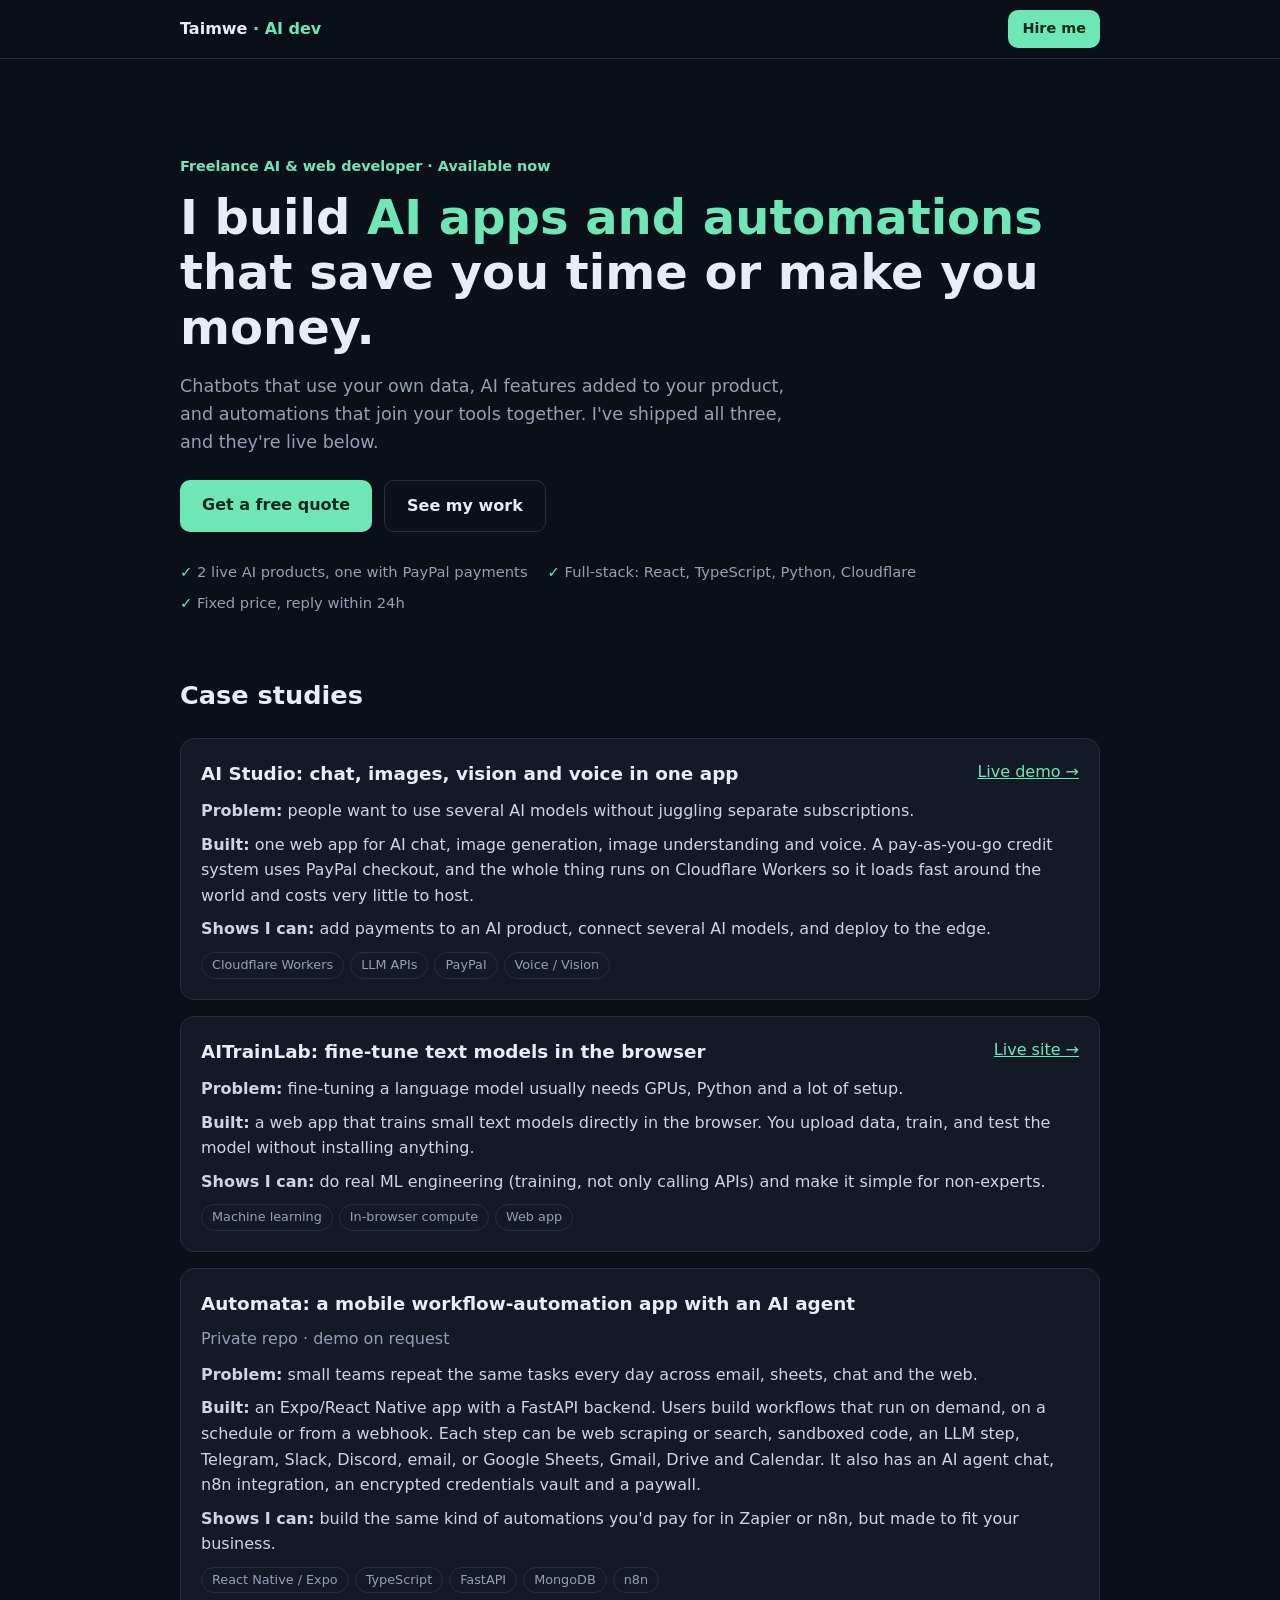
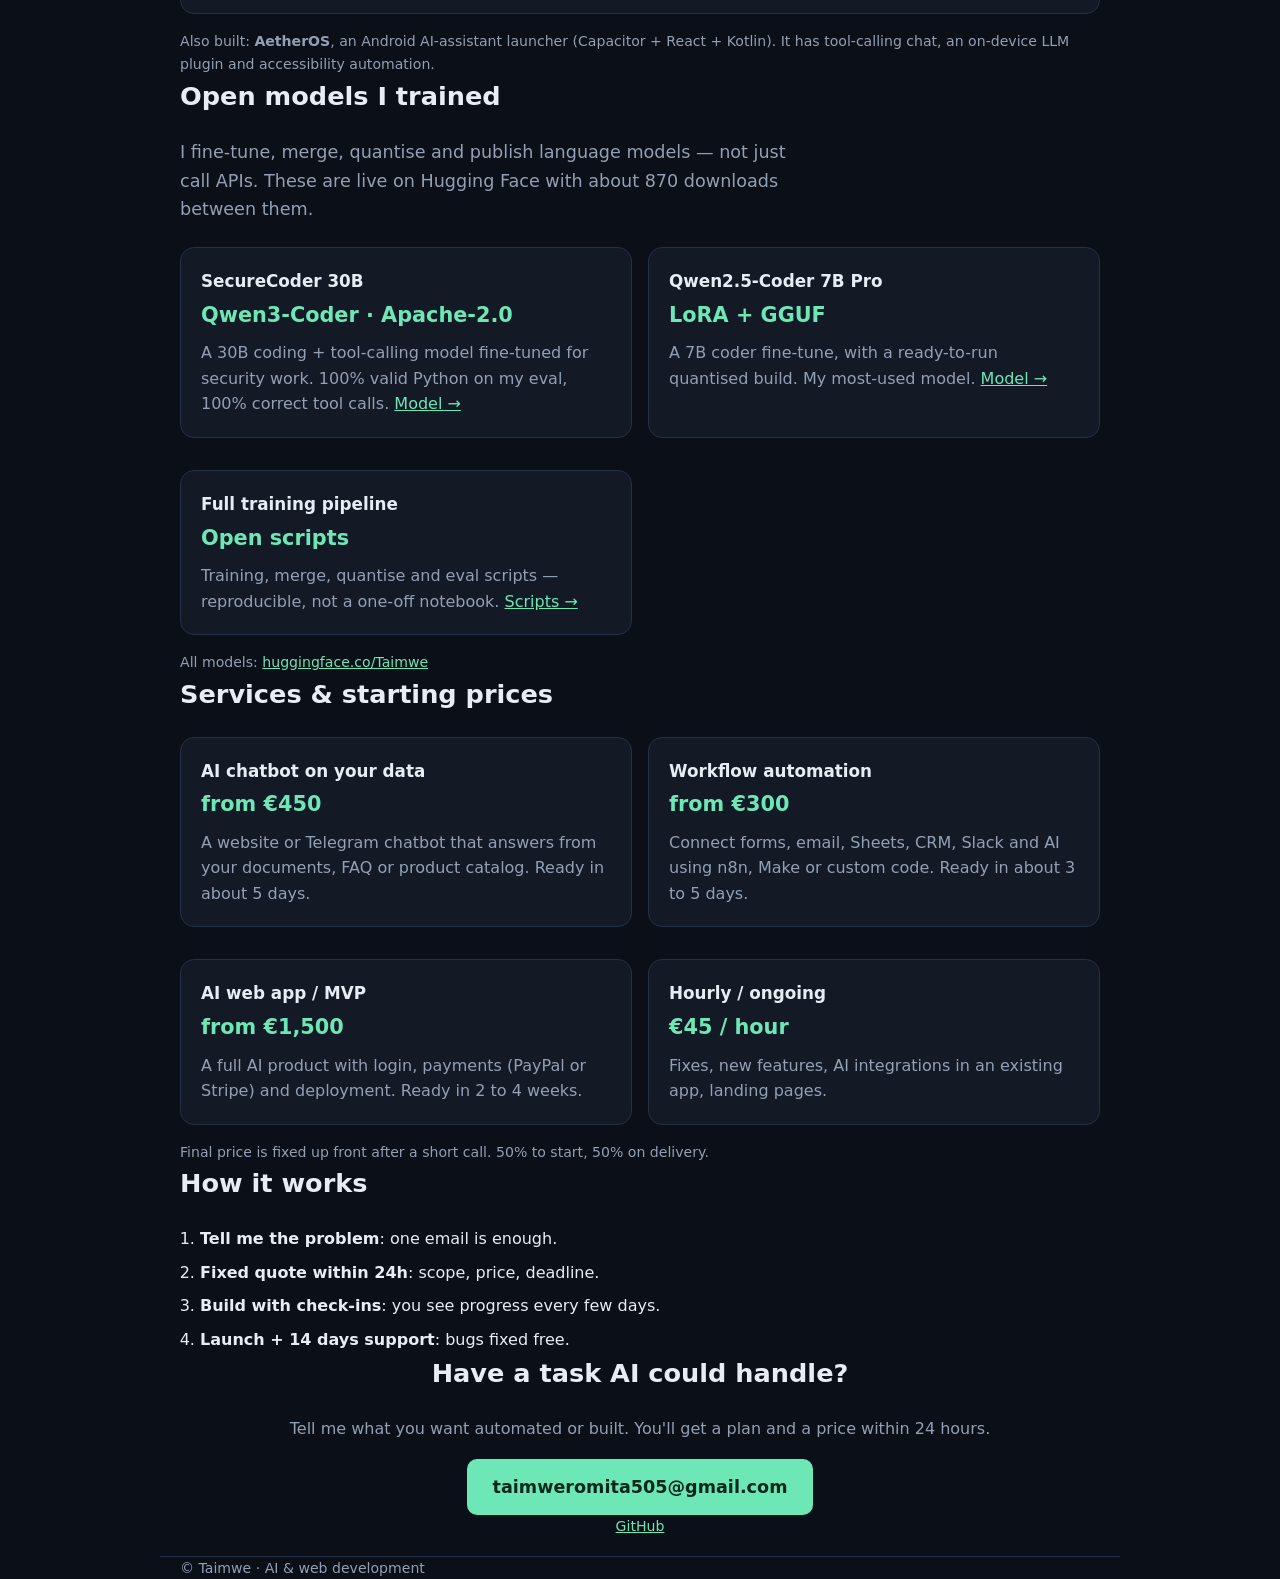
<file: index.html>
<!DOCTYPE html>
<html lang="en">
<head>
<meta charset="UTF-8">
<meta name="viewport" content="width=device-width, initial-scale=1">
<title>Taimwe — I build AI apps and automations</title>
<meta name="description" content="Freelance AI and web developer. AI chatbots, AI-powered web apps, and workflow automations, delivered fast. Available for hire.">
<meta property="og:title" content="Taimwe — I build AI apps and automations">
<meta property="og:description" content="AI chatbots, AI web apps, and automations that save your team hours. Fixed prices, fast delivery.">
<link rel="stylesheet" href="style.css">
</head>
<body>
<nav><div class="wrap nav"><a href="#" class="logo">Taimwe<span> · AI dev</span></a><a class="btn sm" href="#contact">Hire me</a></div></nav>

<header class="wrap hero">
  <p class="tag">Freelance AI &amp; web developer · Available now</p>
  <h1>I build <span>AI apps and automations</span> that save you time or make you money.</h1>
  <p class="lead">Chatbots that use your own data, AI features added to your product, and automations that join your tools together. I've shipped all three, and they're live below.</p>
  <div class="cta"><a class="btn" href="mailto:taimweromita505@gmail.com?subject=Project%20inquiry">Get a free quote</a><a class="btn ghost" href="#work">See my work</a></div>
  <ul class="proof"><li>2 live AI products, one with PayPal payments</li><li>Full-stack: React, TypeScript, Python, Cloudflare</li><li>Fixed price, reply within 24h</li></ul>
</header>

<section id="work" class="wrap">
  <h2>Case studies</h2>
  <article class="case">
    <div class="case-head"><h3>AI Studio: chat, images, vision and voice in one app</h3><a href="https://ai-video-production.taimweromita505.workers.dev" target="_blank" rel="noopener">Live demo →</a></div>
    <p><b>Problem:</b> people want to use several AI models without juggling separate subscriptions.</p>
    <p><b>Built:</b> one web app for AI chat, image generation, image understanding and voice. A pay-as-you-go credit system uses PayPal checkout, and the whole thing runs on Cloudflare Workers so it loads fast around the world and costs very little to host.</p>
    <p><b>Shows I can:</b> add payments to an AI product, connect several AI models, and deploy to the edge.</p>
    <ul class="chips"><li>Cloudflare Workers</li><li>LLM APIs</li><li>PayPal</li><li>Voice / Vision</li></ul>
  </article>
  <article class="case">
    <div class="case-head"><h3>AITrainLab: fine-tune text models in the browser</h3><a href="https://aitrainlab.de" target="_blank" rel="noopener">Live site →</a></div>
    <p><b>Problem:</b> fine-tuning a language model usually needs GPUs, Python and a lot of setup.</p>
    <p><b>Built:</b> a web app that trains small text models directly in the browser. You upload data, train, and test the model without installing anything.</p>
    <p><b>Shows I can:</b> do real ML engineering (training, not only calling APIs) and make it simple for non-experts.</p>
    <ul class="chips"><li>Machine learning</li><li>In-browser compute</li><li>Web app</li></ul>
  </article>
  <article class="case">
    <div class="case-head"><h3>Automata: a mobile workflow-automation app with an AI agent</h3><span class="muted">Private repo · demo on request</span></div>
    <p><b>Problem:</b> small teams repeat the same tasks every day across email, sheets, chat and the web.</p>
    <p><b>Built:</b> an Expo/React Native app with a FastAPI backend. Users build workflows that run on demand, on a schedule or from a webhook. Each step can be web scraping or search, sandboxed code, an LLM step, Telegram, Slack, Discord, email, or Google Sheets, Gmail, Drive and Calendar. It also has an AI agent chat, n8n integration, an encrypted credentials vault and a paywall.</p>
    <p><b>Shows I can:</b> build the same kind of automations you'd pay for in Zapier or n8n, but made to fit your business.</p>
    <ul class="chips"><li>React Native / Expo</li><li>TypeScript</li><li>FastAPI</li><li>MongoDB</li><li>n8n</li></ul>
  </article>
  <p class="muted small">Also built: <b>AetherOS</b>, an Android AI-assistant launcher (Capacitor + React + Kotlin). It has tool-calling chat, an on-device LLM plugin and accessibility automation.</p>
</section>

<section id="models" class="wrap">
  <h2>Open models I trained</h2>
  <p class="lead">I fine-tune, merge, quantise and publish language models — not just call APIs. These are live on Hugging Face with about 870 downloads between them.</p>
  <div class="grid">
    <div class="card"><h3>SecureCoder 30B</h3><p class="price">Qwen3-Coder · Apache-2.0</p><p>A 30B coding + tool-calling model fine-tuned for security work. 100% valid Python on my eval, 100% correct tool calls. <a href="https://huggingface.co/Taimwe/securecoder-30b-pro-v3-merged" target="_blank" rel="noopener">Model →</a></p></div>
    <div class="card"><h3>Qwen2.5-Coder 7B Pro</h3><p class="price">LoRA + GGUF</p><p>A 7B coder fine-tune, with a ready-to-run quantised build. My most-used model. <a href="https://huggingface.co/Taimwe/qwen2.5-coder-7b-pro-merged" target="_blank" rel="noopener">Model →</a></p></div>
    <div class="card"><h3>Full training pipeline</h3><p class="price">Open scripts</p><p>Training, merge, quantise and eval scripts — reproducible, not a one-off notebook. <a href="https://huggingface.co/Taimwe/securecoder-scripts" target="_blank" rel="noopener">Scripts →</a></p></div>
  </div>
  <p class="muted small">All models: <a href="https://huggingface.co/Taimwe" target="_blank" rel="noopener">huggingface.co/Taimwe</a></p>
</section>

<section id="services" class="wrap">
  <h2>Services &amp; starting prices</h2>
  <div class="grid">
    <div class="card"><h3>AI chatbot on your data</h3><p class="price">from €450</p><p>A website or Telegram chatbot that answers from your documents, FAQ or product catalog. Ready in about 5 days.</p></div>
    <div class="card"><h3>Workflow automation</h3><p class="price">from €300</p><p>Connect forms, email, Sheets, CRM, Slack and AI using n8n, Make or custom code. Ready in about 3 to 5 days.</p></div>
    <div class="card"><h3>AI web app / MVP</h3><p class="price">from €1,500</p><p>A full AI product with login, payments (PayPal or Stripe) and deployment. Ready in 2 to 4 weeks.</p></div>
    <div class="card"><h3>Hourly / ongoing</h3><p class="price">€45 / hour</p><p>Fixes, new features, AI integrations in an existing app, landing pages.</p></div>
  </div>
  <p class="muted small">Final price is fixed up front after a short call. 50% to start, 50% on delivery.</p>
</section>

<section id="process" class="wrap">
  <h2>How it works</h2>
  <ol class="steps"><li><b>Tell me the problem</b>: one email is enough.</li><li><b>Fixed quote within 24h</b>: scope, price, deadline.</li><li><b>Build with check-ins</b>: you see progress every few days.</li><li><b>Launch + 14 days support</b>: bugs fixed free.</li></ol>
</section>

<section id="contact" class="wrap contact">
  <h2>Have a task AI could handle?</h2>
  <p>Tell me what you want automated or built. You'll get a plan and a price within 24 hours.</p>
  <a class="btn big" href="mailto:taimweromita505@gmail.com?subject=Project%20inquiry">taimweromita505@gmail.com</a>
  <p class="small muted"><a href="https://github.com/taimweromita505-source">GitHub</a></p>
</section>
<footer class="wrap small muted">© Taimwe · AI &amp; web development</footer>
</body>
</html>
</file>
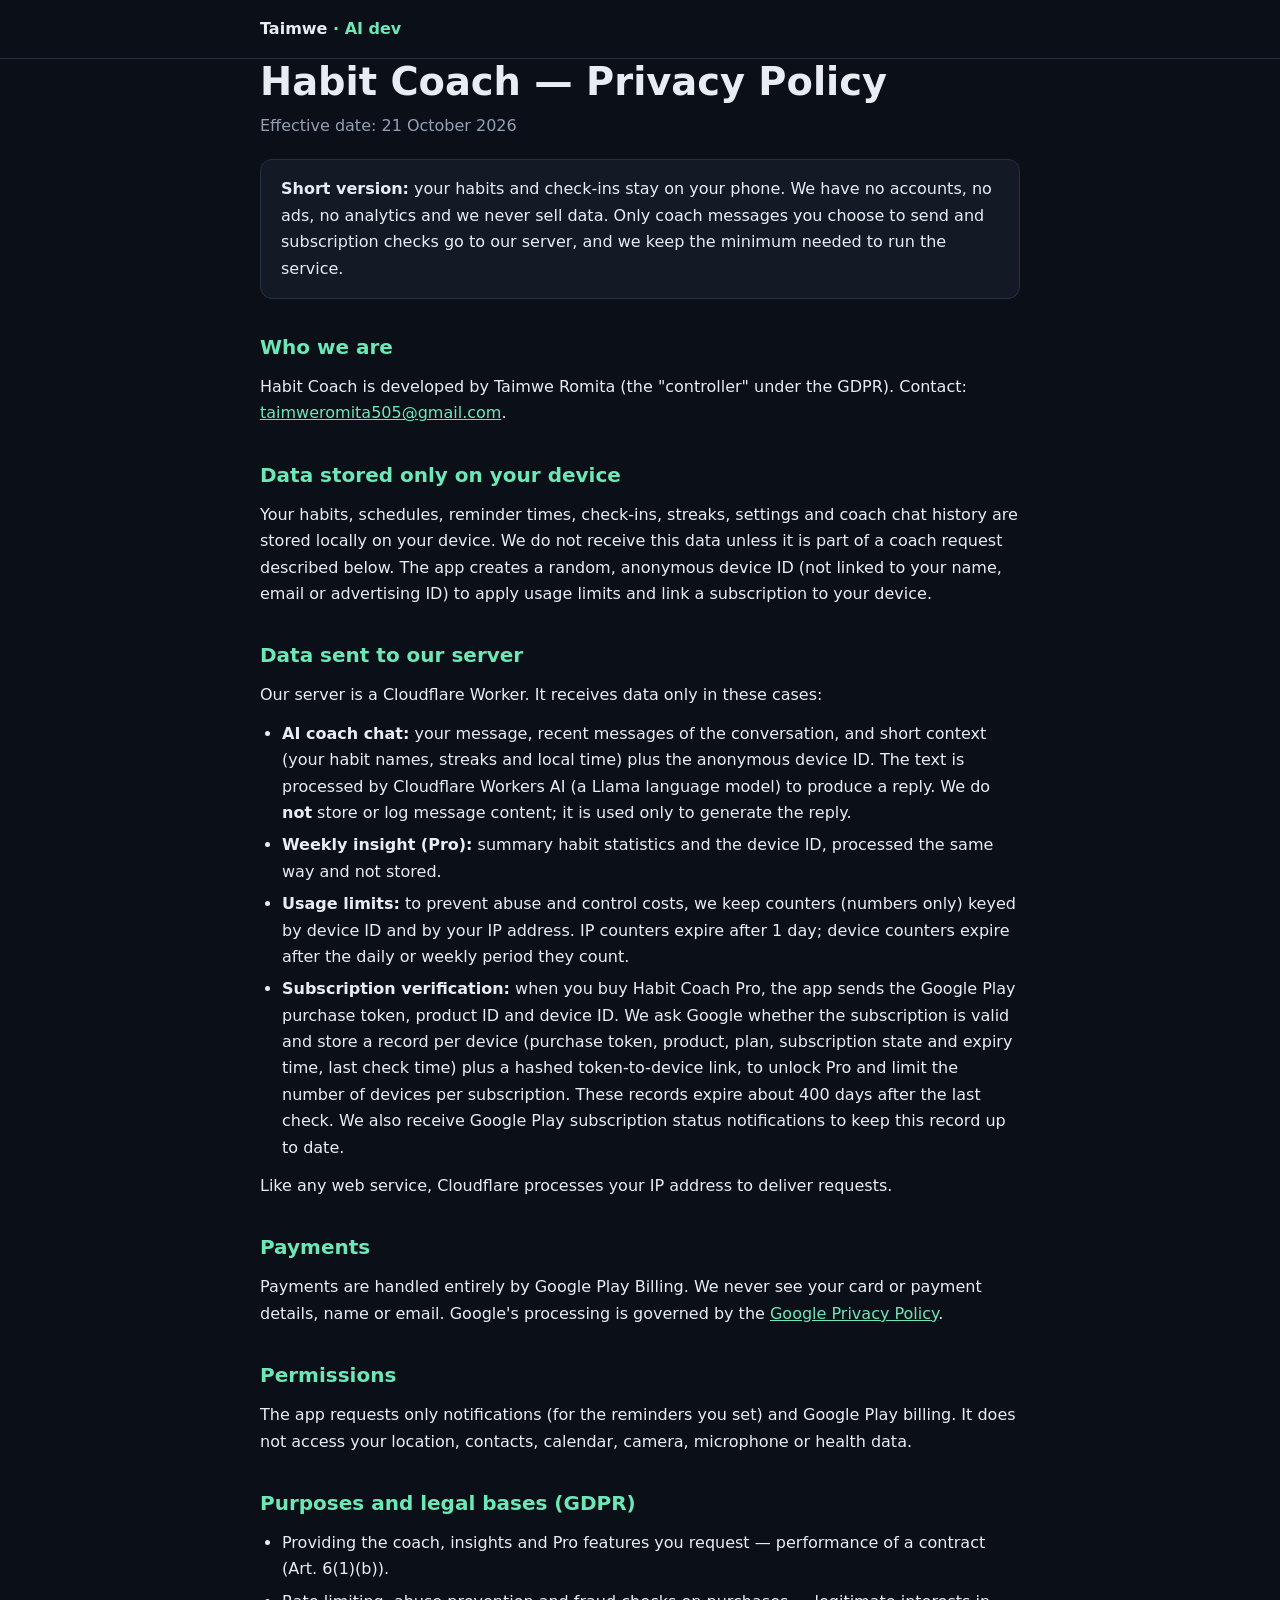
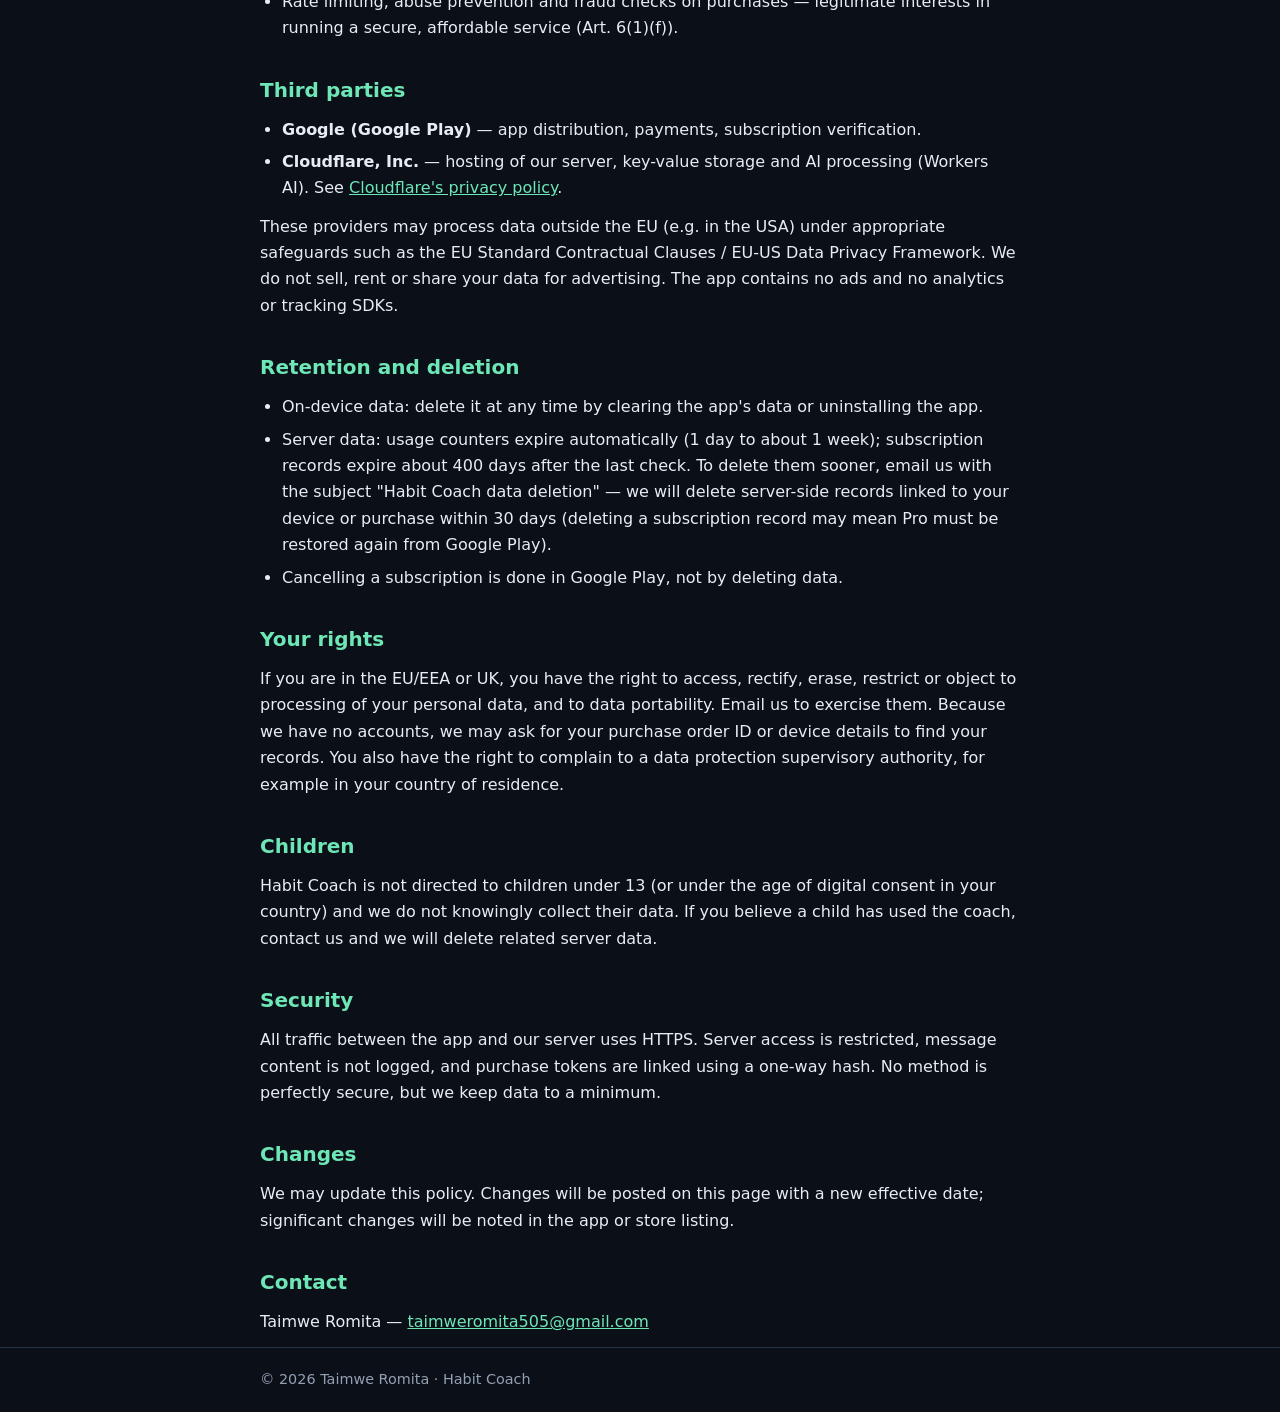
<file: habit-coach/privacy.html>
<!DOCTYPE html>
<html lang="en">
<head>
<meta charset="UTF-8">
<meta name="viewport" content="width=device-width, initial-scale=1">
<title>Habit Coach — Privacy Policy</title>
<meta name="description" content="Privacy policy for the Habit Coach Android app.">
<style>
:root{--bg:#0b0f17;--card:#131a26;--fg:#e8edf5;--mu:#93a0b4;--ac:#6ee7b7;--bd:#243044}
*{box-sizing:border-box;margin:0;padding:0}
body{background:var(--bg);color:var(--fg);font:16px/1.65 system-ui,-apple-system,"Segoe UI",Roboto,sans-serif}
a{color:var(--ac)}
.wrap{max-width:800px;margin:0 auto;padding:0 20px}
nav{border-bottom:1px solid var(--bd)}.nav{display:flex;align-items:center;height:58px}
.logo{color:var(--fg);font-weight:700;text-decoration:none}.logo span{color:var(--ac)}
main{padding:40px 20px 60px}
h1{font-size:clamp(1.8rem,5vw,2.4rem);line-height:1.2;margin-bottom:8px}
.mu{color:var(--mu)}
h2{font-size:1.25rem;margin:32px 0 10px;color:var(--ac)}
p,ul{margin-bottom:12px}ul{padding-left:22px}li{margin-bottom:6px}
.card{background:var(--card);border:1px solid var(--bd);border-radius:12px;padding:16px 20px;margin:20px 0}
footer{border-top:1px solid var(--bd);padding:20px;color:var(--mu);font-size:.9rem}
</style>
</head>
<body>
<nav><div class="wrap nav"><a href="/" class="logo">Taimwe<span> · AI dev</span></a></div></nav>
<main class="wrap">
<h1>Habit Coach — Privacy Policy</h1>
<p class="mu">Effective date: 21 October 2026</p>

<div class="card"><strong>Short version:</strong> your habits and check-ins stay on your phone. We have no accounts, no ads, no analytics and we never sell data. Only coach messages you choose to send and subscription checks go to our server, and we keep the minimum needed to run the service.</div>

<h2>Who we are</h2>
<p>Habit Coach is developed by Taimwe Romita (the "controller" under the GDPR). Contact: <a href="mailto:taimweromita505@gmail.com">taimweromita505@gmail.com</a>.</p>

<h2>Data stored only on your device</h2>
<p>Your habits, schedules, reminder times, check-ins, streaks, settings and coach chat history are stored locally on your device. We do not receive this data unless it is part of a coach request described below. The app creates a random, anonymous device ID (not linked to your name, email or advertising ID) to apply usage limits and link a subscription to your device.</p>

<h2>Data sent to our server</h2>
<p>Our server is a Cloudflare Worker. It receives data only in these cases:</p>
<ul>
<li><strong>AI coach chat:</strong> your message, recent messages of the conversation, and short context (your habit names, streaks and local time) plus the anonymous device ID. The text is processed by Cloudflare Workers AI (a Llama language model) to produce a reply. We do <strong>not</strong> store or log message content; it is used only to generate the reply.</li>
<li><strong>Weekly insight (Pro):</strong> summary habit statistics and the device ID, processed the same way and not stored.</li>
<li><strong>Usage limits:</strong> to prevent abuse and control costs, we keep counters (numbers only) keyed by device ID and by your IP address. IP counters expire after 1 day; device counters expire after the daily or weekly period they count.</li>
<li><strong>Subscription verification:</strong> when you buy Habit Coach Pro, the app sends the Google Play purchase token, product ID and device ID. We ask Google whether the subscription is valid and store a record per device (purchase token, product, plan, subscription state and expiry time, last check time) plus a hashed token-to-device link, to unlock Pro and limit the number of devices per subscription. These records expire about 400 days after the last check. We also receive Google Play subscription status notifications to keep this record up to date.</li>
</ul>
<p>Like any web service, Cloudflare processes your IP address to deliver requests.</p>

<h2>Payments</h2>
<p>Payments are handled entirely by Google Play Billing. We never see your card or payment details, name or email. Google's processing is governed by the <a href="https://policies.google.com/privacy">Google Privacy Policy</a>.</p>

<h2>Permissions</h2>
<p>The app requests only notifications (for the reminders you set) and Google Play billing. It does not access your location, contacts, calendar, camera, microphone or health data.</p>

<h2>Purposes and legal bases (GDPR)</h2>
<ul>
<li>Providing the coach, insights and Pro features you request — performance of a contract (Art. 6(1)(b)).</li>
<li>Rate limiting, abuse prevention and fraud checks on purchases — legitimate interests in running a secure, affordable service (Art. 6(1)(f)).</li>
</ul>

<h2>Third parties</h2>
<ul>
<li><strong>Google (Google Play)</strong> — app distribution, payments, subscription verification.</li>
<li><strong>Cloudflare, Inc.</strong> — hosting of our server, key-value storage and AI processing (Workers AI). See <a href="https://www.cloudflare.com/privacypolicy/">Cloudflare's privacy policy</a>.</li>
</ul>
<p>These providers may process data outside the EU (e.g. in the USA) under appropriate safeguards such as the EU Standard Contractual Clauses / EU-US Data Privacy Framework. We do not sell, rent or share your data for advertising. The app contains no ads and no analytics or tracking SDKs.</p>

<h2>Retention and deletion</h2>
<ul>
<li>On-device data: delete it at any time by clearing the app's data or uninstalling the app.</li>
<li>Server data: usage counters expire automatically (1 day to about 1 week); subscription records expire about 400 days after the last check. To delete them sooner, email us with the subject "Habit Coach data deletion" — we will delete server-side records linked to your device or purchase within 30 days (deleting a subscription record may mean Pro must be restored again from Google Play).</li>
<li>Cancelling a subscription is done in Google Play, not by deleting data.</li>
</ul>

<h2>Your rights</h2>
<p>If you are in the EU/EEA or UK, you have the right to access, rectify, erase, restrict or object to processing of your personal data, and to data portability. Email us to exercise them. Because we have no accounts, we may ask for your purchase order ID or device details to find your records. You also have the right to complain to a data protection supervisory authority, for example in your country of residence.</p>

<h2>Children</h2>
<p>Habit Coach is not directed to children under 13 (or under the age of digital consent in your country) and we do not knowingly collect their data. If you believe a child has used the coach, contact us and we will delete related server data.</p>

<h2>Security</h2>
<p>All traffic between the app and our server uses HTTPS. Server access is restricted, message content is not logged, and purchase tokens are linked using a one-way hash. No method is perfectly secure, but we keep data to a minimum.</p>

<h2>Changes</h2>
<p>We may update this policy. Changes will be posted on this page with a new effective date; significant changes will be noted in the app or store listing.</p>

<h2>Contact</h2>
<p>Taimwe Romita — <a href="mailto:taimweromita505@gmail.com">taimweromita505@gmail.com</a></p>
</main>
<footer><div class="wrap">© 2026 Taimwe Romita · Habit Coach</div></footer>
</body>
</html>
</file>
<file: style.css>
:root{--bg:#0b0f17;--card:#131a26;--fg:#e8edf5;--mu:#93a0b4;--ac:#6ee7b7;--bd:#243044}
*{box-sizing:border-box;margin:0;padding:0}
html{scroll-behavior:smooth}
body{background:var(--bg);color:var(--fg);font:16px/1.6 system-ui,-apple-system,"Segoe UI",Roboto,sans-serif}
a{color:var(--ac)}
.wrap{max-width:960px;margin:0 auto;padding:0 20px}
nav{position:sticky;top:0;background:rgba(11,15,23,.9);backdrop-filter:blur(8px);border-bottom:1px solid var(--bd);z-index:9}
.nav{display:flex;justify-content:space-between;align-items:center;height:58px}
.logo{color:var(--fg);font-weight:700;text-decoration:none}.logo span{color:var(--ac)}
.hero{padding:56px 20px 40px}
.tag{color:var(--ac);font-size:.9rem;font-weight:600;margin-bottom:12px}
h1{font-size:clamp(1.9rem,6vw,3rem);line-height:1.15;margin-bottom:16px}h1 span{color:var(--ac)}
.lead{color:var(--mu);font-size:1.1rem;max-width:620px;margin-bottom:24px}
.btn{display:inline-block;background:var(--ac);color:#06281c;font-weight:700;padding:12px 22px;border-radius:10px;text-decoration:none}
.btn.ghost{background:none;color:var(--fg);border:1px solid var(--bd)}.btn.sm{padding:7px 14px;font-size:.9rem}.btn.big{font-size:1.1rem;padding:14px 26px;word-break:break-all}
.cta{display:flex;flex-wrap:wrap;gap:12px}
.proof{list-style:none;margin-top:28px;display:flex;flex-wrap:wrap;gap:8px 20px;color:var(--mu);font-size:.92rem}.proof li:before{content:"✓ ";color:var(--ac)}
section{padding:44px 20px}
h2{font-size:1.6rem;margin-bottom:22px}
.case,.card{background:var(--card);border:1px solid var(--bd);border-radius:14px;padding:20px;margin-bottom:16px}
.case-head{display:flex;flex-wrap:wrap;justify-content:space-between;gap:8px;margin-bottom:10px}
.case h3{font-size:1.15rem}.case p{margin-bottom:8px;color:#cdd5e1}
.chips{list-style:none;display:flex;flex-wrap:wrap;gap:6px;margin-top:10px}.chips li{font-size:.8rem;border:1px solid var(--bd);border-radius:99px;padding:2px 10px;color:var(--mu)}
.grid{display:grid;gap:16px}
.card h3{font-size:1.05rem}.price{color:var(--ac);font-weight:700;font-size:1.3rem;margin:4px 0 8px}.card p:last-child{color:var(--mu)}
.steps{padding-left:20px;display:grid;gap:8px}
.contact{text-align:center}.contact p{color:var(--mu);margin-bottom:18px}
.small{font-size:.88rem}.muted{color:var(--mu)}
footer{padding:30px 20px;border-top:1px solid var(--bd)}
@media(min-width:700px){.grid{grid-template-columns:1fr 1fr}.hero{padding:96px 20px 60px}}
</file>
